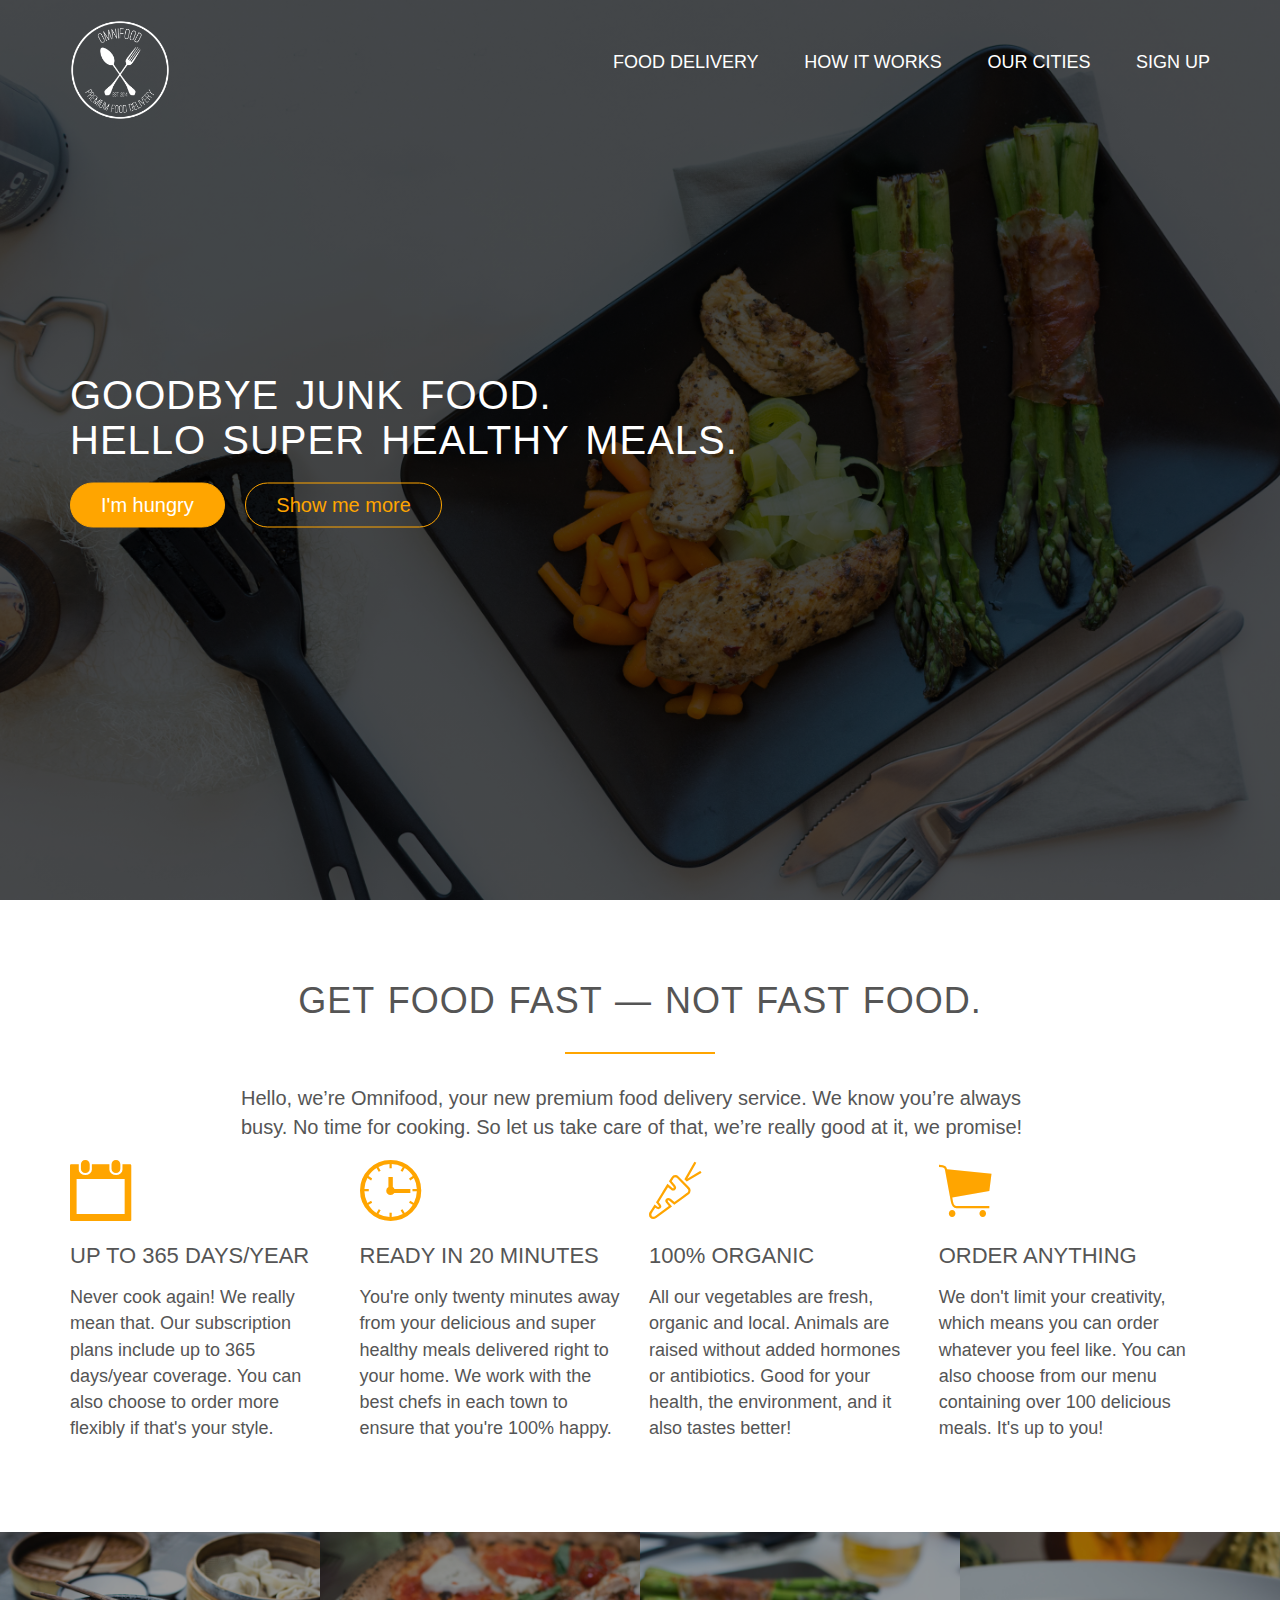
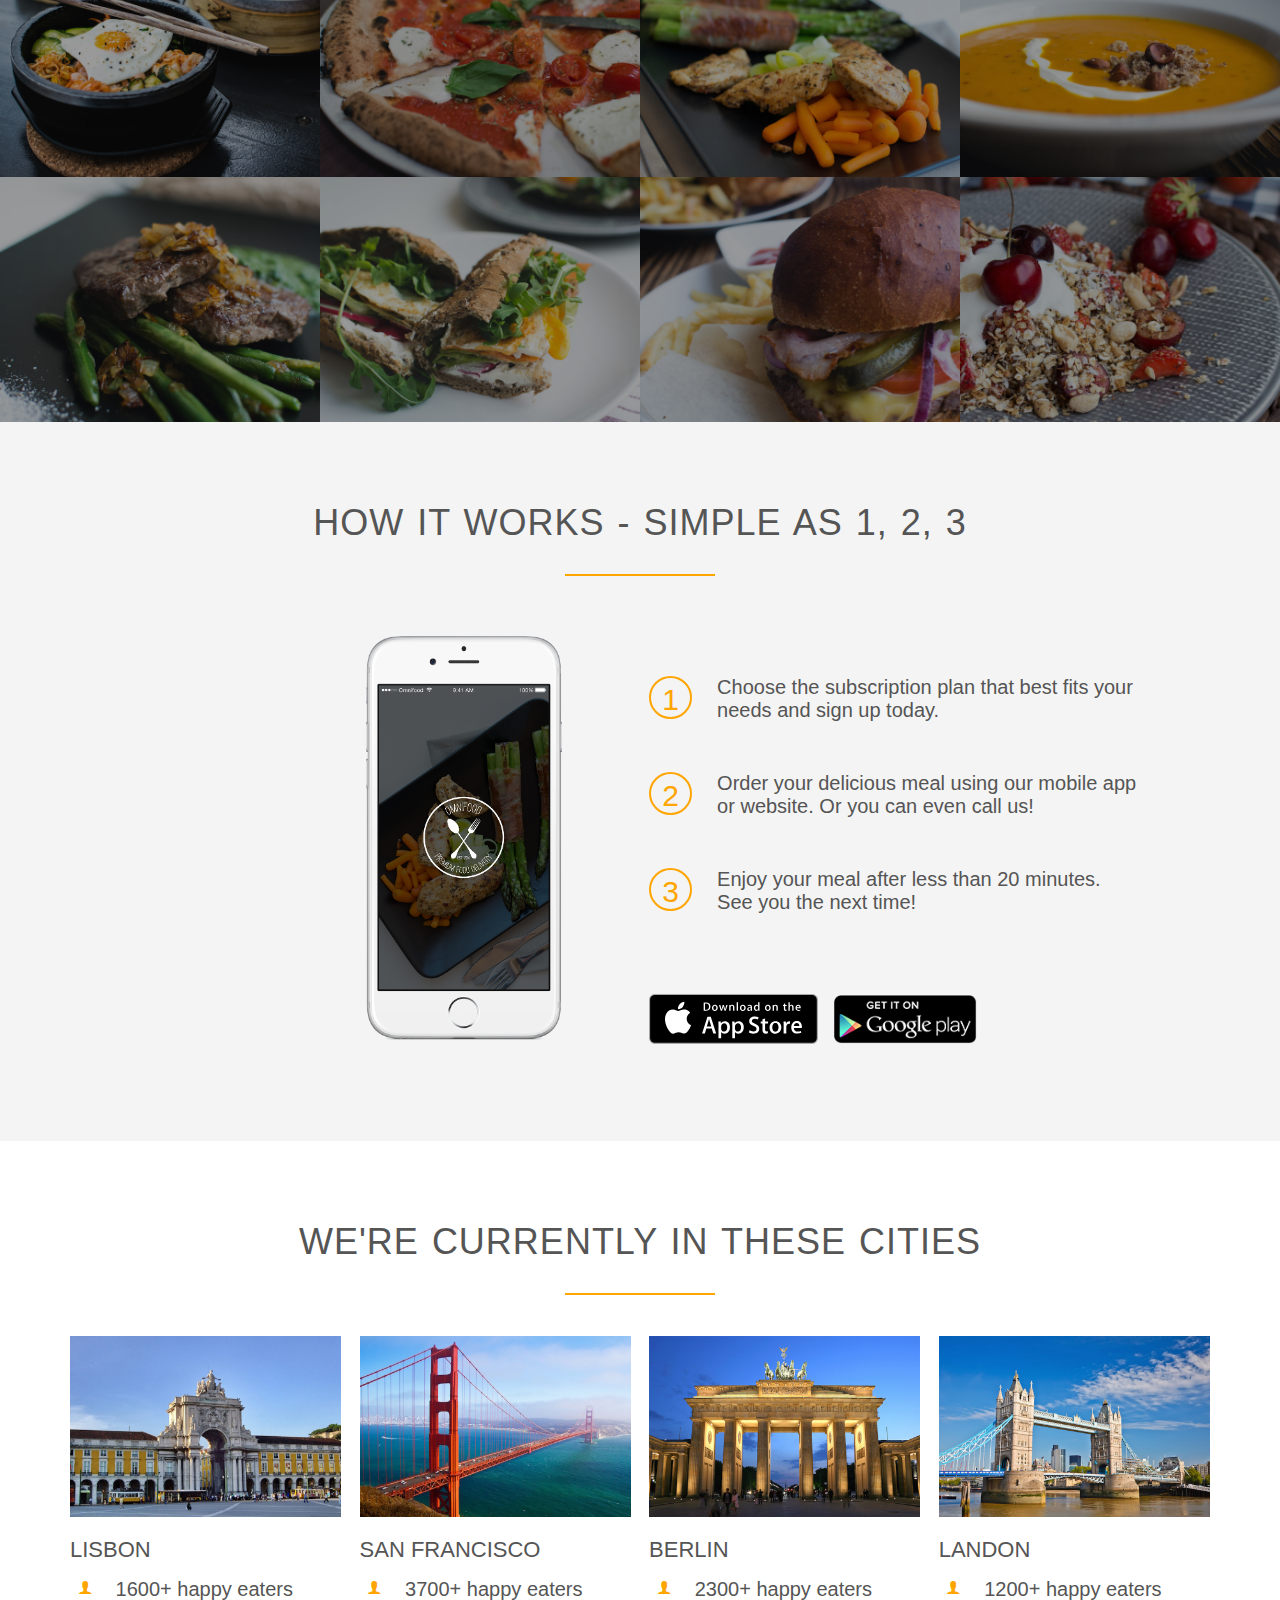
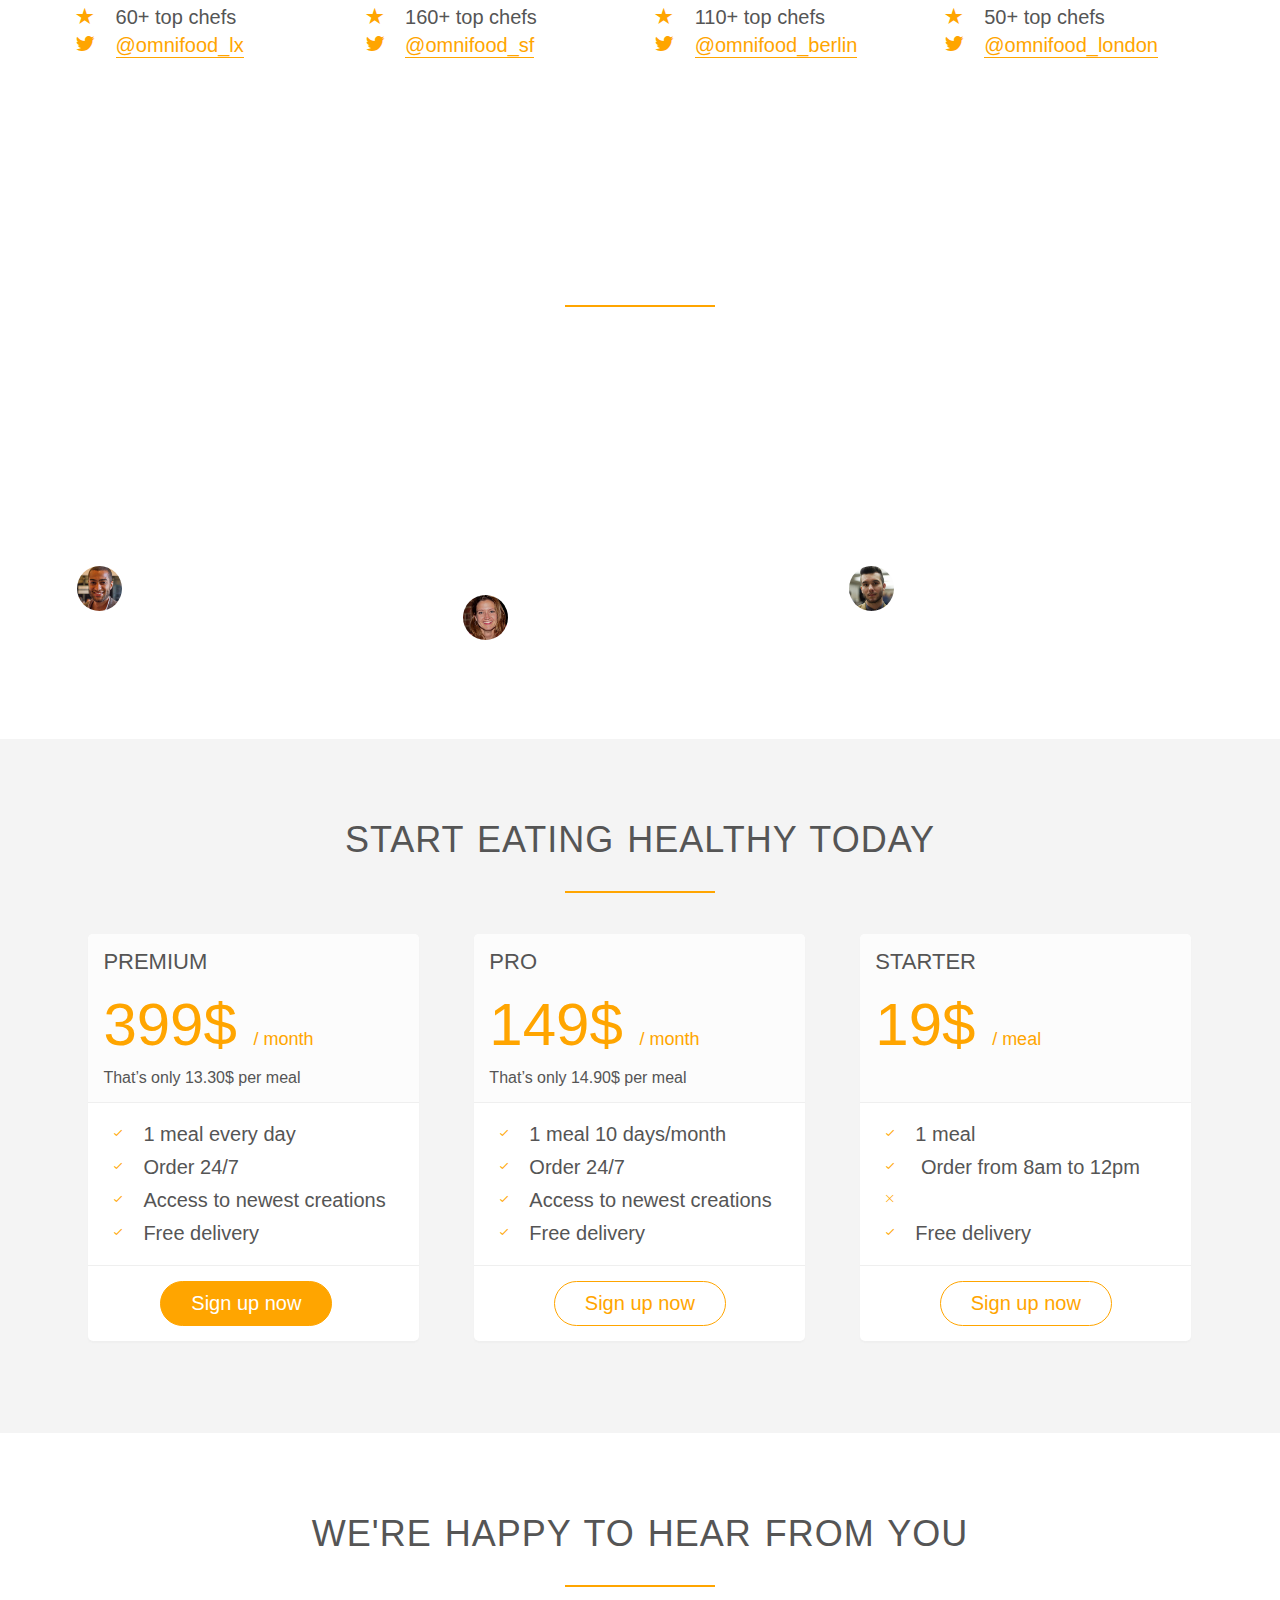
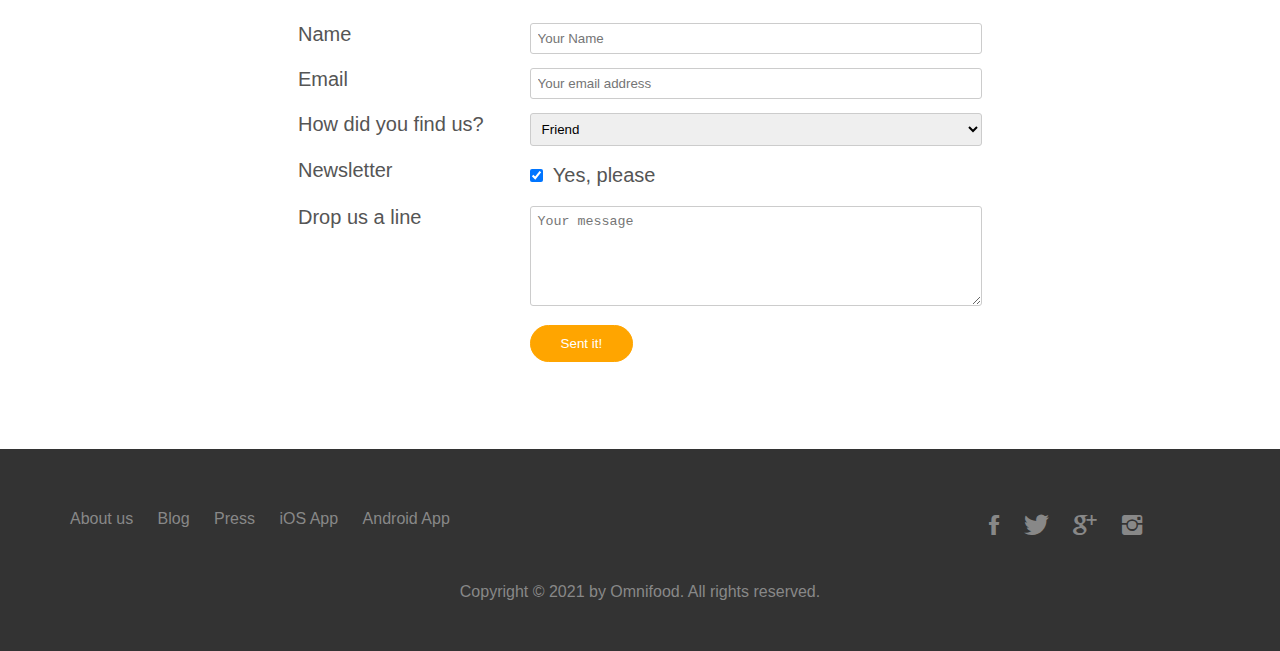
<file: index.html>
<!DOCTYPE html>
<html lang="en">

<head>

    <meta name="viewport" content="width=device-width, initial-scale=1.0"
    <link rel="stylesheet" type="text/css" href="vendors/css/normalize.css">
    <link rel="stylesheet" type="text/css" href="vendors/css/grid.css">
    <link rel="stylesheet" type="text/css" href="vendors/css/ionicons.min.css">
    <link rel="stylesheet" type="text/css" href="resources/css/style.css">
    <link rel="stylesheet" type="text/css" href="resources/css/queries.css">
</head>

<body>
    <header>
        <nav>
            <div class="row">
                <img src="resources/img/logo-white.png" alt="omnifood logo" class="logo">
                <ul class="main-nav">
                    <li><a href="#">Food delivery</a></li>
                    <li><a href="#">How it works</a></li>
                    <li><a href="#">Our cities</a></li>
                    <li><a href="#">Sign up</a></li>
                </ul>
            </div>
        </nav>
        <div class="hero-text-box">
            <h1>Goodbye junk food.<br>Hello super healthy meals.</h1>
            <a class="btn btn-full" href="#">I'm hungry</a>
            <a class="btn btn-ghost" href="#">Show me more</a>
        </div>
    </header>

    <section class="section-features">
        <div class="row">
            <h2>Get food fast &mdash; not fast food.</h2>
            <p class="long-copy">
                Hello, we’re Omnifood, your new premium food delivery service. We know you’re always busy. No time for
                cooking. So let
                us take care of that, we’re really good at it, we promise!
            </p>
            <div class="row">
                <div class="col span-1-of-4 box">
                    <i class="ion-calendar icon-big"></i>
                    <h3>Up to 365 days/year</h3>
                    <p>
                        Never cook again! We really mean that. Our subscription plans include up to 365 days/year
                        coverage. You can also choose
                        to order more flexibly if that's your style.
                    </p>
                </div>

                <div class="col span-1-of-4 box">
                    <i class="ion-clock icon-big"></i>
                    <h3>Ready in 20 minutes</h3>
                    <p>
                        You're only twenty minutes away from your delicious and super healthy meals delivered right to
                        your home. We work with
                        the best chefs in each town to ensure that you're 100% happy.
                    </p>
                </div>

                <div class="col span-1-of-4 box">
                    <i class="ion-ios-nutrition-outline icon-big"></i>
                    <h3>100% Organic</h3>
                    <p>
                        All our vegetables are fresh, organic and local. Animals are raised without added hormones or
                        antibiotics. Good for your
                        health, the environment, and it also tastes better!
                    </p>
                </div>

                <div class="col span-1-of-4 box">
                    <i class="ion-ios-cart icon-big"></i>
                    <h3>Order anything</h3>
                    <p>
                        We don't limit your creativity, which means you can order whatever you feel like. You can also
                        choose from our menu
                        containing over 100 delicious meals. It's up to you!
                    </p>
                </div>
            </div>
        </div>
    </section>

    <section class="section-meals clearfix">
        <ul class="meal-showcase ">
            <li>
                <figure class="meal-photo">
                    <img src="resources/img/1.jpg" alt="Korean bibimbap with egg and vegetables">
                </figure>
            </li>

            <li>
                <figure class="meal-photo">
                    <img src="resources/img/2.jpg" alt="Simple italian pizza with cherry tomatoes">
                </figure>
            </li>

            <li>
                <figure class="meal-photo">
                    <img src="resources/img/3.jpg" alt="Chicken breast steak with vegetables ">
                </figure>
            </li>

            <li>
                <figure class="meal-photo">
                    <img src="resources/img/4.jpg" alt="Autumn pumpkin soup">
                </figure>
            </li>
        </ul>
        <ul class="meal-showcase">
            <li>
                <figure class="meal-photo">
                    <img src="resources/img/5.jpg" alt="Paleo beef steak with vegetables">
                </figure>
            </li>

            <li>
                <figure class="meal-photo">
                    <img src="resources/img/6.jpg" alt="Healthy baguette with egg and vegetables">
                </figure>
            </li>

            <li>
                <figure class="meal-photo">
                    <img src="resources/img/7.jpg" alt="Burger with cheddar and bacon">
                </figure>
            </li>

            <li>
                <figure class="meal-photo">
                    <img src="resources/img/8.jpg" alt="Granola with cherries and strawberries">
                </figure>
            </li>

        </ul>
    </section>

    <section class="section-steps">
        <div class="row">
            <h2>How it works - Simple as 1, 2, 3</h2>
        </div>
        <div class="row">
            <div class="col span-1-of-2 step-boxes">
                <img src="resources/img/app-iPhone.png" alt="Omnifood logo in iphone" class="app-screen">
            </div>
            <div class="col span-1-of-2 step-boxes">
                <div class="work-steps">
                    <div>1</div>
                    <p>
                        Choose the subscription plan that best fits your needs and sign up today.
                    </p>
                </div>

                <div class="work-steps">
                    <div>2</div>
                    <p>
                        Order your delicious meal using our mobile app or website. Or you can even call us!
                    </p>
                </div>

                <div class="work-steps">
                    <div>3</div>
                    <p>
                        Enjoy your meal after less than 20 minutes. See you the next time!
                    </p>
                </div>

                <a href="#" class="btn-app"><img src="resources/img/download-app.svg" alt="App Store"></a>
                <a href="#" class="btn-app"><img src="resources/img/download-app-android.png" alt="Play Store"></a>

            </div>
        </div>
    </section>

    <section class="cities">
        <div class="row">
            <h2>We're currently in these cities</h2>
        </div>
        <div class="row">
            <div class="col span-1-of-4 box">
                <img src="resources/img/lisbon-3.jpg" alt="Lisbon">
                <h3>Lisbon</h3>

                <div class="city-features">
                    <i class="ion-ios-person icon-small"></i>
                    1600+ happy eaters
                </div>

                <div class="city-features">
                    <i class="ion-ios-star icon-small"></i>
                    60+ top chefs
                </div>

                <div class="city-features">
                    <i class="ion-social-twitter icon-small"></i>
                    <a href="#">@omnifood_lx</a>
                </div>

            </div>

            <div class="col span-1-of-4 box">
                <img src="resources/img/san-francisco.jpg" alt="San Francisco">
                <h3>San Francisco</h3>

                <div class="city-features">
                    <i class="ion-ios-person icon-small"></i>
                    3700+ happy eaters
                </div>

                <div class="city-features">
                    <i class="ion-ios-star icon-small"></i>
                    160+ top chefs
                </div>

                <div class="city-features">
                    <i class="ion-social-twitter icon-small"></i>
                    <a href="#">@omnifood_sf</a>
                </div>
            </div>

            <div class="col span-1-of-4 box">
                <img src="resources/img/berlin.jpg" alt="Berlin">
                <h3>Berlin</h3>

                <div class="city-features">
                    <i class="ion-ios-person icon-small"></i>
                    2300+ happy eaters
                </div>

                <div class="city-features">
                    <i class="ion-ios-star icon-small"></i>
                    110+ top chefs
                </div>

                <div class="city-features">
                    <i class="ion-social-twitter icon-small"></i>
                    <a href="#">@omnifood_berlin</a>
                </div>
            </div>
            <div class="col span-1-of-4 box">
                <img src="resources/img/london.jpg" alt="London">
                <h3>Landon</h3>

                <div class="city-features">
                    <i class="ion-ios-person icon-small"></i>
                    1200+ happy eaters
                </div>

                <div class="city-features">
                    <i class="ion-ios-star icon-small"></i>
                    50+ top chefs
                </div>

                <div class="city-features">
                    <i class="ion-social-twitter icon-small"></i>
                    <a href="#">@omnifood_london</a>
                </div>
            </div>
        </div>
    </section>

    <section class="section-testimonials">
        <div class="row">
            <h2>Our customers can't live without us</h2>
        </div>
        <div class="row">
            <div class="col span-1-of-3">
                <blockquote>
                    Omnifood is just awesome! I just launched a startup which leaves me with no time for cooking, so
                    Omnifood is a life-saver. Now that I got used to it, I couldn't live without my daily meals!
                    <cite><img src="resources/img/customer-1.jpg"> Alberto Duncan</cite>
                </blockquote>
            </div>

            <div class="col span-1-of-3">
                <blockquote>
                    Inexpensive, healthy and great-tasting meals, delivered right to my home. We have lots of food
                    delivery here in Lisbon, but no one comes even close to Omifood. Me and my family are so in love!
                    <cite><img src="resources/img/customer-2.jpg"> Joana Silva</cite>
                </blockquote>
            </div>

            <div class="col span-1-of-3">
                <blockquote>
                    I was looking for a quick and easy food delivery service in San Franciso. I tried a lot of them and
                    ended up with Omnifood. Best food delivery service in the Bay Area. Keep up the great work!
                    <cite><img src="resources/img/customer-3.jpg"> Milton Chapman</cite>
                </blockquote>
            </div>
        </div>
    </section>

    <section class="section-plans">
        <div class="row">
            <h2>Start eating healthy today</h2>
        </div>
        <div class="row">
            <div class="col span-1-of-3">
                <div class="plan-box">
                    <div>
                        <h3>Premium</h3>
                        <p class="plan-price">399$ <span>/ month</span></p>
                        <p class="plan-price-meal">That’s only 13.30$ per meal</p>
                    </div>

                    <div>
                        <ul>
                            <li><i class="ion-ios-checkmark-empty icon-small"></i>1 meal every day</li>
                            <li><i class="ion-ios-checkmark-empty icon-small"></i>Order 24/7</li>
                            <li><i class="ion-ios-checkmark-empty icon-small"></i>Access to newest creations</li>
                            <li><i class="ion-ios-checkmark-empty icon-small"></i>Free delivery</li>
                        </ul>
                    </div>

                    <div>
                        <a href="#" class="btn btn-full">Sign up now</a>
                    </div>     
                </div>
            </div>

            <div class="col span-1-of-3">
                <div class="plan-box">
                    <div>
                        <h3>Pro</h3>
                        <p class="plan-price">149$ <span>/ month</span></p>
                        <p class="plan-price-meal">That’s only 14.90$ per meal</p>
                    </div>

                    <div>
                        <ul>
                            <li><i class="ion-ios-checkmark-empty icon-small"></i>1 meal 10 days/month</li>
                            <li><i class="ion-ios-checkmark-empty icon-small"></i>Order 24/7</li>
                            <li><i class="ion-ios-checkmark-empty icon-small"></i>Access to newest creations</li>
                            <li><i class="ion-ios-checkmark-empty icon-small"></i>Free delivery</li>
                        </ul>
                    </div>

                    <div>
                        <a href="#" class="btn btn-ghost">Sign up now</a>
                    </div>     
                </div>
            </div>

            <div class="col span-1-of-3">
                <div class="plan-box">
                    <div>
                        <h3>Starter</h3>
                        <p class="plan-price">19$ <span>/ meal</span></p>
                        <p class="plan-price-meal">&nbsp;</p>
                    </div>

                    <div>
                        <ul>
                            <li><i class="ion-ios-checkmark-empty icon-small"></i>1 meal</li>
                            <li><i class="ion-ios-checkmark-empty icon-small"></i> Order from 8am to 12pm</li>
                            <li><i class="ion-ios-close-empty icon-small"></i>&nbsp;</li>
                            <li><i class="ion-ios-checkmark-empty icon-small"></i>Free delivery</li>
                        </ul>
                    </div>

                    <div>
                        <a href="#" class="btn btn-ghost">Sign up now</a>
                    </div>     
                </div>
            </div>
        </div>
    </section>

    <section class="section-form">
        <div class="row">
            <h2>We're happy to hear from you</h2>
        </div>
        <div class="row">
            <form method="POST" action="#" class="contact-form">
                <div class="row">
                    <div class="col span-1-of-3">
                        <label for="name">Name</label>
                    </div>
                    <div class="col span-2-of-3">
                        <input type="text" name="name" id="name" placeholder="Your Name" required>
                    </div>
                </div>

                <div class="row">
                    <div class="col span-1-of-3">
                        <label for="email">Email</label>
                    </div>
                    <div class="col span-2-of-3">
                        <input type="email" name="email" id="email" placeholder="Your email address" required>
                    </div>
                </div>

                <div class="row">
                    <div class="col span-1-of-3">
                        <label for="find-us">How did you find us?</label>
                    </div>
                    <div class="col span-2-of-3">
                        <select name="find-us" id="find-us">
                            <option value="friends" selected>Friend</option>
                            <option value="search">Search Engine</option>
                            <option value="ad">Advertisement</option>
                            <option value="other">Other</option>
                        </select>
                    </div>
                </div>

                <div class="row">
                    <div class="col span-1-of-3">
                        <label for="news">Newsletter</label>
                    </div>
                    <div class="col span-2-of-3">
                        <input type="checkbox" name="news" id="news" checked> Yes, please
                    </div>
                </div>

                <div class="row">
                    <div class="col span-1-of-3">
                        <label for="message">Drop us a line</label>
                    </div>
                    <div class="col span-2-of-3">
                        <textarea name="message" placeholder="Your message"></textarea>
                    </div>
                </div>

                <div class="row">
                    <div class="col span-1-of-3">
                        <label>&nbsp;</label>
                    </div>
                    <div class="col span-2-of-3">
                        <input type="submit" value="Sent it!">
                    </div>
                </div>
            </form>
        </div>
    </section>

    <footer>
        <div class="row">
            <div class="col span-1-of-2">
                <ul class="footer-nav">
                    <li><a href="#">About us</a></li>
                    <li><a href="#">Blog</a></li>
                    <li><a href="#">Press</a></li>
                    <li><a href="#">iOS App</a></li>
                    <li><a href="#">Android App</a></li>
                </ul>
            </div>
            <div class="col span-1-of-2">
                <ul class="social-links">
                    <li><a href="#"><i class="ion-social-facebook"></i></a></li>
                    <li><a href="#"><i class="ion-social-twitter"></i></a></li>
                    <li><a href="#"><i class="ion-social-googleplus"></i></a></li>
                    <li><a href="#"><i class="ion-social-instagram"></i></a></li>
                </ul>
            </div>
        </div>
        <div class="row">
            <p> Copyright &copy; 2021 by Omnifood. All rights reserved.</p>
        </div>
    </footer>
</body>

</html>
</file>
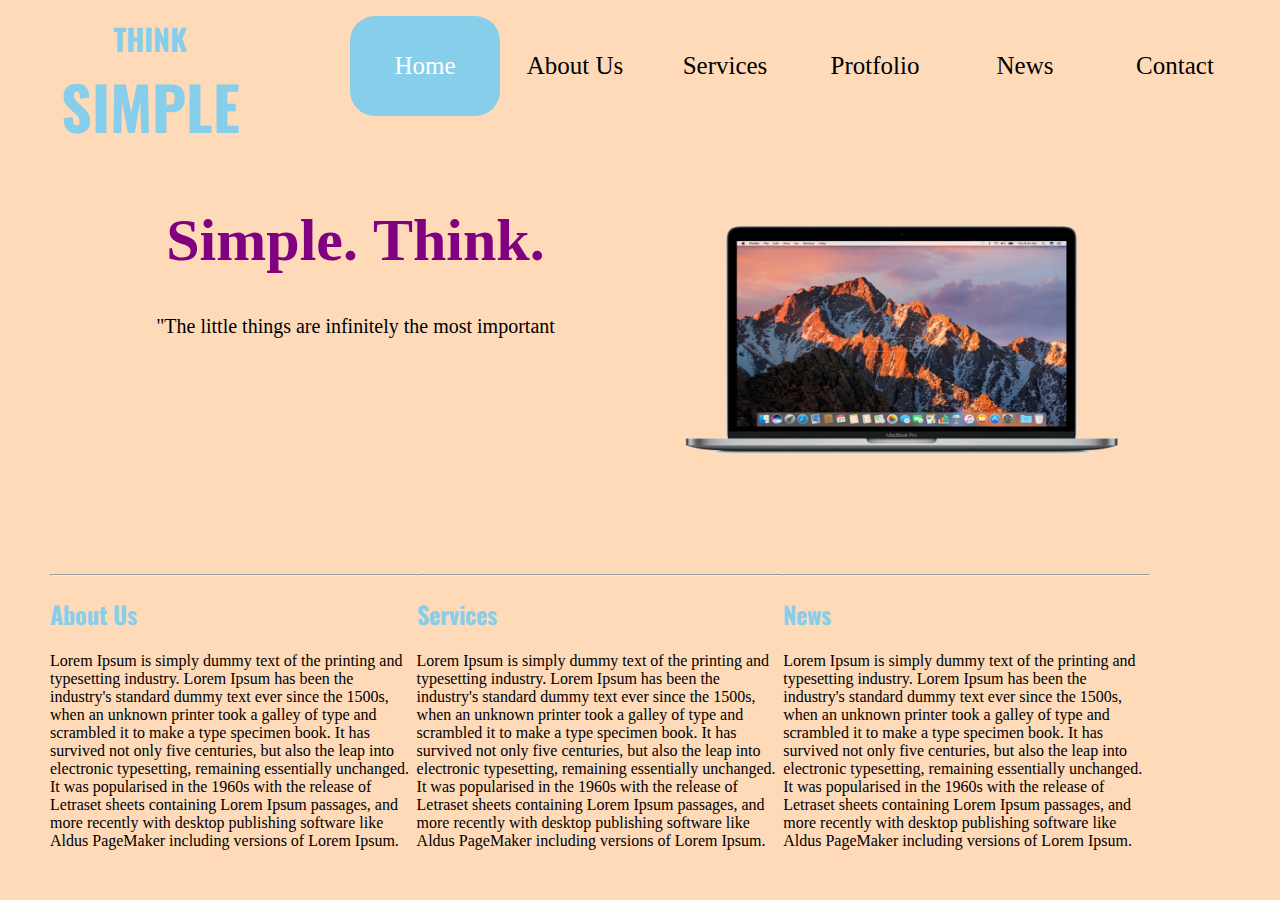
<file: csshw3.html>
<!DOCTYPE html>
<html>
<head>
	<title>Homework 3</title>
	<link href="css/hw3.css" rel="stylesheet" type="text/css" />
</head>
<body>
	<div>
		<div class="logo">
			<span class="think"><b>THINK</b></span>
			<span class="simple"><b>SIMPLE</b></span>
		</div>
		<nav class="navbar">
			<ul>
				<li class="home">Home</li>
				<li>About Us</li>
				<li>Services</li>
				<li>Protfolio</li>
				<li>News</li>
				<li>Contact</li>
			</ul>
		</nav>
	</div>

	<div class="row1">
		<div class="column1">
			<div class="slogan">
				<h1>Simple.&nbsp;Think.</h1>
				<span class="sentence">"The little things are infinitely the most important</span>
			</div>
		</div>
		<div class="column1">
			<div>
				<img src="photo/macbook.png" alt="computer">
			</div>
		</div>
	</div>

	<div class="row2">
  		<div class="column2">
  			<hr/>
  			<h2>About Us</h2>
  			<p>Lorem Ipsum is simply dummy text of the printing and typesetting industry. Lorem Ipsum has been the industry's standard dummy text ever since the 1500s, when an unknown printer took a galley of type and scrambled it to make a type specimen book. It has survived not only five centuries, but also the leap into electronic typesetting, remaining essentially unchanged. It was popularised in the 1960s with the release of Letraset sheets containing Lorem Ipsum passages, and more recently with desktop publishing software like Aldus PageMaker including versions of Lorem Ipsum.</p>
  		</div>

  		<div class="column2">
  			<hr/>
  			<h2>Services</h2>
  			<p>Lorem Ipsum is simply dummy text of the printing and typesetting industry. Lorem Ipsum has been the industry's standard dummy text ever since the 1500s, when an unknown printer took a galley of type and scrambled it to make a type specimen book. It has survived not only five centuries, but also the leap into electronic typesetting, remaining essentially unchanged. It was popularised in the 1960s with the release of Letraset sheets containing Lorem Ipsum passages, and more recently with desktop publishing software like Aldus PageMaker including versions of Lorem Ipsum.</p>
  		</div>

  		<div class="column2">
  			<hr/>
  			<h2>News</h2>
  			<p>Lorem Ipsum is simply dummy text of the printing and typesetting industry. Lorem Ipsum has been the industry's standard dummy text ever since the 1500s, when an unknown printer took a galley of type and scrambled it to make a type specimen book. It has survived not only five centuries, but also the leap into electronic typesetting, remaining essentially unchanged. It was popularised in the 1960s with the release of Letraset sheets containing Lorem Ipsum passages, and more recently with desktop publishing software like Aldus PageMaker including versions of Lorem Ipsum.</p>
  		</div>
	</div>
</body>
</html>
</file>
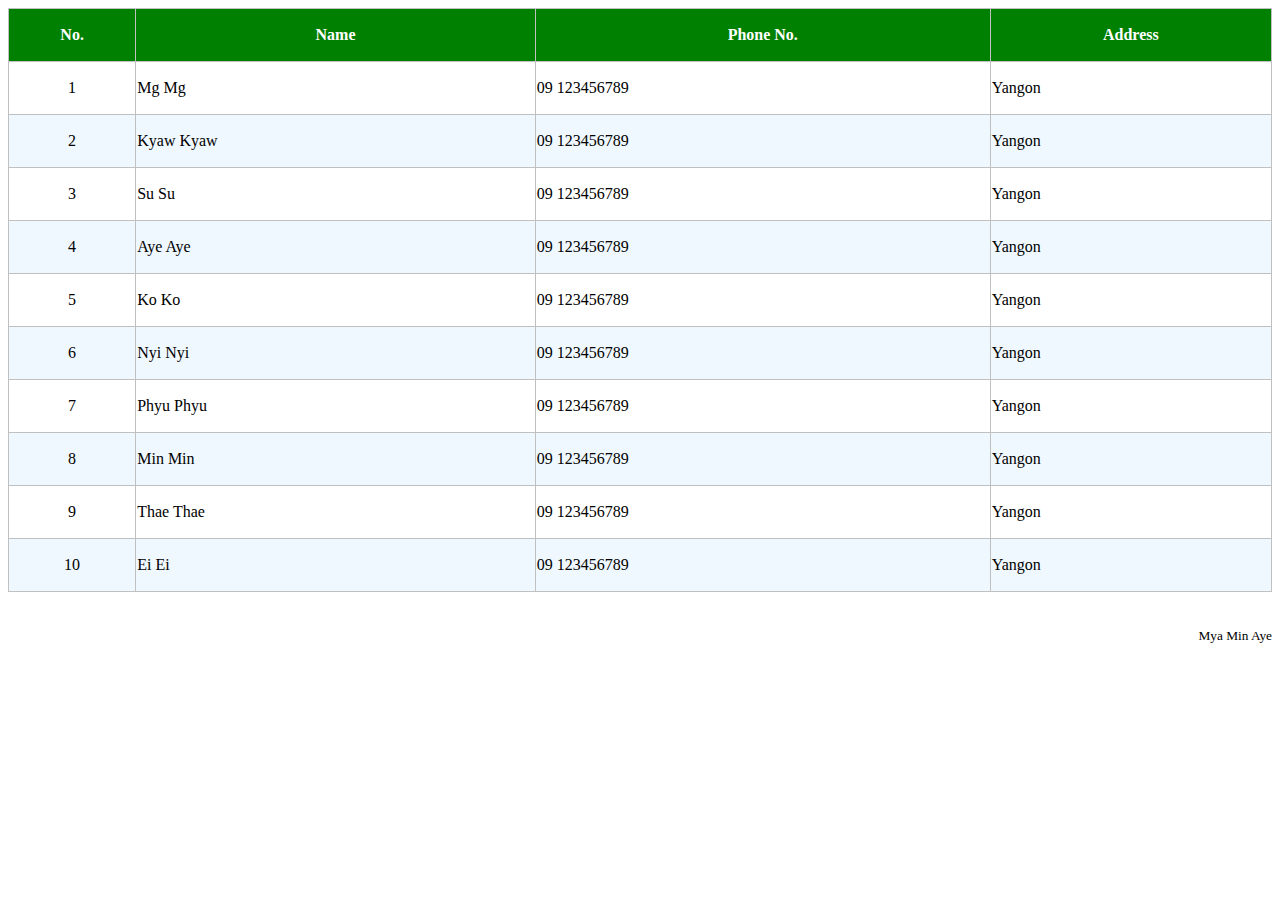
<file: hw1.html>
<!DOCTYPE html>
<html>
<head>
	<title>Homework 1</title>
	<link href="css/hw1.css" rel="stylesheet" type="text/css">
</head>
<body>
	<table>
		<thead>
			<tr>
				<th>No.</th>
				<th>Name</th>
				<th>Phone No.</th>
				<th>Address</th>
			</tr>
		</thead>
		<tbody>
			<tr>
				<td>1</td>
				<td>Mg Mg</td>
				<td>09 123456789</td>
				<td>Yangon</td>
			</tr>
			<tr>
				<td>2</td>
				<td>Kyaw Kyaw</td>
				<td>09 123456789</td>
				<td>Yangon</td>
			</tr>
			<tr>
				<td>3</td>
				<td>Su Su</td>
				<td>09 123456789</td>
				<td>Yangon</td>
			</tr>
			<tr>
				<td>4</td>
				<td>Aye Aye</td>
				<td>09 123456789</td>
				<td>Yangon</td>
			</tr>
			<tr>
				<td>5</td>
				<td>Ko Ko</td>
				<td>09 123456789</td>
				<td>Yangon</td>
			</tr>
			<tr>
				<td>6</td>
				<td>Nyi Nyi</td>
				<td>09 123456789</td>
				<td>Yangon</td>
			</tr>
			<tr>
				<td>7</td>
				<td>Phyu Phyu</td>
				<td>09 123456789</td>
				<td>Yangon</td>
			</tr>
			<tr>
				<td>8</td>
				<td>Min Min</td>
				<td>09 123456789</td>
				<td>Yangon</td>
			</tr>
			<tr>
				<td>9</td>
				<td>Thae Thae</td>
				<td>09 123456789</td>
				<td>Yangon</td>
			</tr>
			<tr>
				<td>10</td>
				<td>Ei Ei</td>
				<td>09 123456789</td>
				<td>Yangon</td>
			</tr>

		</tbody>
	</table>

	<br/>
	<br/>
	<small>Mya Min Aye</small>
</body>
</html>
</file>
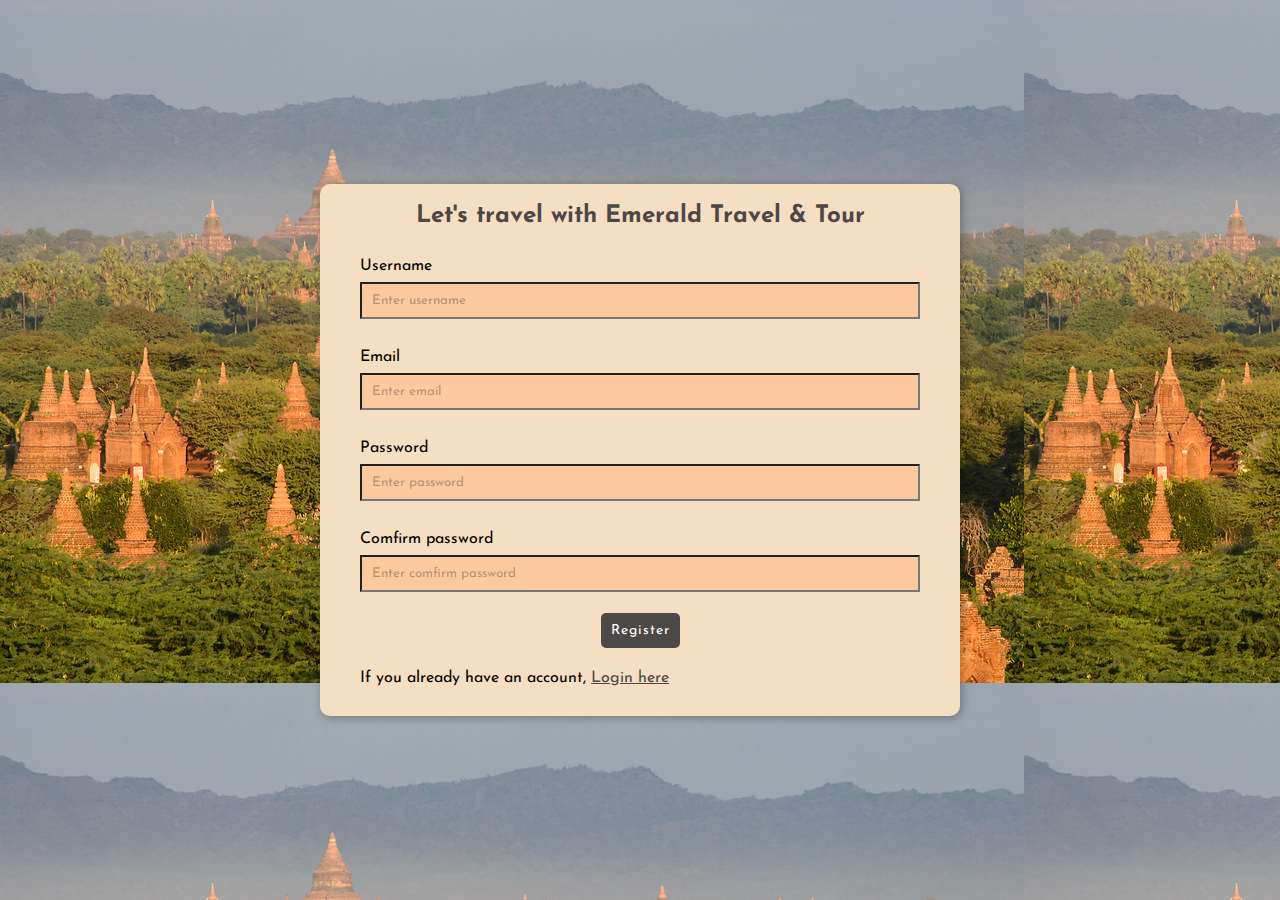
<file: travellogin.html>
<!DOCTYPE html>
<html>
<head>
	<meta charset="utf-8">
	<title>Emerald Login</title>
	<link href="css/travellogin.css" rel="stylesheet" type="text/css" />
</head>
<body>
	<div class="container">
		<h2>Let's travel with Emerald Travel & Tour</h2>
		<form class="form" action="" method="">
			<div class="form-group">
				<label for="username">Username</label>
				<input type="text" name="username" id="username" class="form-control" placeholder="Enter username" autocomplete="off" required>
			</div>

			<div class="form-group">
				<label for="email">Email</label>
				<input type="email" name="email" id="email" class="form-control" placeholder="Enter email" autocomplete="off" required>
			</div>

			<div class="form-group">
				<label for="password">Password</label>
				<input type="password" name="password" id="password" class="form-control" placeholder="Enter password" autocomplete="off" required>
			</div>

			<div class="form-group">
				<label for="cfmpassword">Comfirm password</label>
				<input type="password" name="cfmpassword" id="cfmpassword" class="form-control" placeholder="Enter comfirm password" autocomplete="off" required>
			</div>

			<!-- <button type="submit" name="submit" id="submit" class="btn">Register</button> -->

			<center><a href="travel.html" class="btn">Register</a></center>
			<br/><br/>
			<span>If you already have an account, </span>
			<a href="#" class="login">Login here</a>
		</form>
	</div>
</body>
</html>
</file>
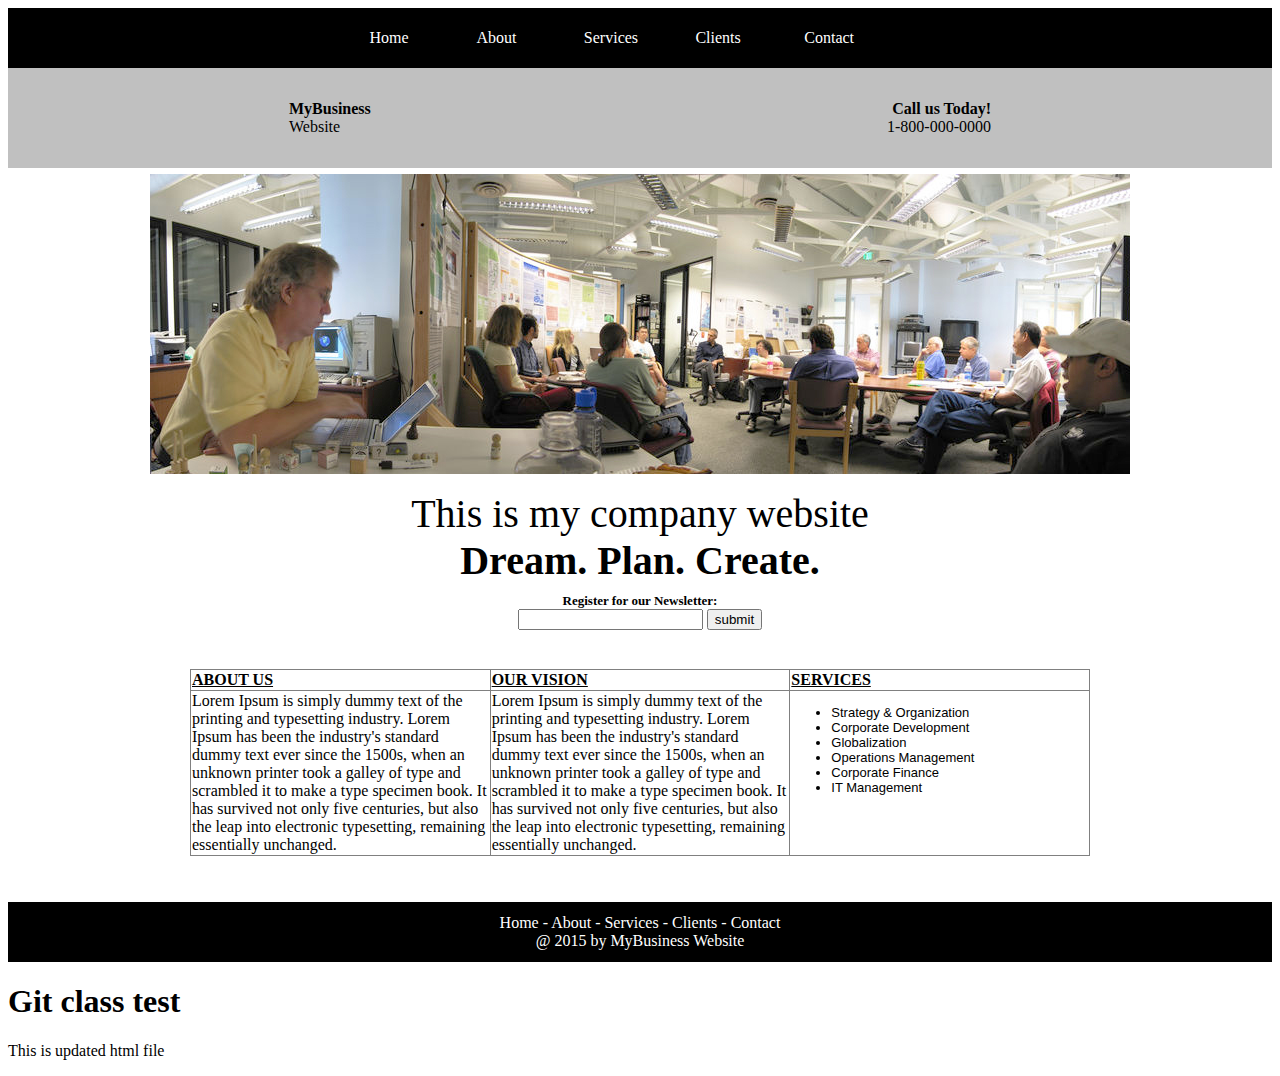
<file: workspaceudemy.html>
<!DOCTYPE html>
<html>
<head>
	<meta charset="utf-8">
	<title>Udemy learn html project</title>
</head>
<body>
	<table width="100%" height="60px" bgcolor="black">
		<tr>
			<td align="left">
				<table width="547px" border="0" align="center">
					<tr>
						<td width="130" style="color: white;">Home</td>
						<td width="130" style="color: white;">About</td>
						<td width="130" style="color: white;">Services</td>
						<td width="130" style="color: white;">Clients</td>
						<td width="130" style="color: white;">Contact</td>
					</tr>
				</table>
			</td>
		</tr>
	</table>

	<table width="100%" height="100px" bgcolor="silver">
		<tr>
			<td align="center">
				<table width="708px" border="0">
					<tr>
						<td width="336px" align="left" style="color: black;" ><strong>MyBusiness</strong><br/>Website</td>

						<td width="291" align="right" style="color: black"><strong>Call us Today!</strong><br/>1-800-000-0000</td>
					</tr>
				</table>
			</td>
		</tr>
	</table>

	<table width="100%" height="150px" bgcolor="white">
		<tr>
			<td align="center">
				<table width="600px" border="0">
					<tr>
						<td align="center">
							<img src="photo/website2.jpg" width="980" height="300px">
						</td>
					</tr>
				</table>
			</td>
		</tr>
	</table>

	<table width="100%" height="82px" border="0" bgcolor="white">
		<tr>
			<td align="center" height="72" valign="top">
				<table width="730px" border="0">
					<tr>
						<td width="726" style="font-size: 40px;" align="center">This is my company website<br/><strong>Dream. Plan. Create.</strong></td>
					</tr>
				</table>
			</td>
		</tr>

		<tr>
			<td height="72px" align="center" valign="top">
				<font color="black" size="2"><strong>Register for our Newsletter:</strong></font>
				<br/>
				<form name="contact" method="post" action="send.php">
					<input type="text" name="email" />
					<input type="submit" name="button" value="submit">
				</form>
			</td>
		</tr>
	</table>

	<table width="100%" height="236" border="0" bgcolor="white">
		<tr>
			<td height="72px" align="center" valign="top">
				<table width="900px" border="1" bordercolor="grey" style="border-collapse: collapse;">
					<tr>
						<td width="268" style="color: black;"><strong><u>ABOUT US</u></strong></td>
						<td width="268" style="color: black;"><strong><u>OUR VISION</u></strong></td>
						<td width="268" style="color: black;"><strong><u>SERVICES</u></strong></td>
					</tr>
					<tr>
						<td style="color: black;">Lorem Ipsum is simply dummy text of the printing and typesetting industry. Lorem Ipsum has been the industry's standard dummy text ever since the 1500s, when an unknown printer took a galley of type and scrambled it to make a type specimen book. It has survived not only five centuries, but also the leap into electronic typesetting, remaining essentially unchanged.</td>

						<td style="color: black;">Lorem Ipsum is simply dummy text of the printing and typesetting industry. Lorem Ipsum has been the industry's standard dummy text ever since the 1500s, when an unknown printer took a galley of type and scrambled it to make a type specimen book. It has survived not only five centuries, but also the leap into electronic typesetting, remaining essentially unchanged.</td>

						<td valign="top">
							<font face="Verdana, Geneva, sans-serif" color="black" size="2">
								<ul>
									<li>Strategy &amp; Organization<br/></li>
									<li>Corporate Development<br/></li>
									<li>Globalization<br/></li>
									<li>Operations Management<br/></li>
									<li>Corporate Finance<br/></li>
									<li>IT Management<br/></li>
								</ul>
								
							</font>
						</td>
					</tr>
				</table>
			</td>
		</tr>
	</table>

	<table width="100%" height="60" cellspacing="5" cellpadding="5" bgcolor="black">
		<tr>
			<td align="center">
				<font color="white">
					Home - About - Services - Clients - Contact<br/>@ 2015 by MyBusiness Website
				</font>
			</td>
		</tr>
	</table>
	<section>
		<h1>Git class test</h1>
		<p>This is updated html file</p>
	</section>
</body>
</html>
</file>
<file: vendors/css/grid.css>
/*  SECTIONS  ============================================================================= */

.section {
	clear: both;
	padding: 0px;
	margin: 0px;
}

/*  GROUPING  ============================================================================= */

.row {
    zoom: 1; /* For IE 6/7 (trigger hasLayout) */
}

.row:before,
.row:after {
    content:"";
    display:table;
}
.row:after {
    clear:both;
}

/*  GRID COLUMN SETUP   ==================================================================== */

.col {
	display: block;
	float:left;
	margin: 1% 0 1% 1.6%;
}

.col:first-child { margin-left: 0; } /* all browsers except IE6 and lower */


/*  REMOVE MARGINS AS ALL GO FULL WIDTH AT 480 PIXELS */

@media only screen and (max-width: 480px) {
	.col { 
		/*margin: 1% 0 1% 0%;*/
        margin: 0;
	}
}


/*  GRID OF TWO   ============================================================================= */


.span-2-of-2 {
	width: 100%;
}

.span-1-of-2 {
	width: 46.2%;
}

/*  GO FULL WIDTH AT LESS THAN 480 PIXELS */

@media only screen and (max-width: 480px) {
	.span-2-of-2 {
		width: 100%; 
	}
	.span-1-of-2 {
		width: 100%; 
	}
}


/*  GRID OF THREE   ============================================================================= */

	
.span-3-of-3 {
	width: 100%; 
}

.span-2-of-3 {
	width: 66.13%; 
}

.span-1-of-3 {
	width: 32.26%; 
}


/*  GO FULL WIDTH AT LESS THAN 480 PIXELS */

@media only screen and (max-width: 480px) {
	.span-3-of-3 {
		width: 100%; 
	}
	.span-2-of-3 {
		width: 100%; 
	}
	.span-1-of-3 {
		width: 100%;
	}
}

/*  GRID OF FOUR   ============================================================================= */

	
.span-4-of-4 {
	width: 100%; 
}

.span-3-of-4 {
	width: 74.6%; 
}

.span-2-of-4 {
	width: 49.2%; 
}

.span-1-of-4 {
	width: 23.8%; 
}


/*  GO FULL WIDTH AT LESS THAN 480 PIXELS */

@media only screen and (max-width: 480px) {
	.span-4-of-4 {
		width: 100%; 
	}
	.span-3-of-4 {
		width: 100%; 
	}
	.span-2-of-4 {
		width: 100%; 
	}
	.span-1-of-4 {
		width: 100%; 
	}
}


/*  GRID OF FIVE   ============================================================================= */

	
.span-5-of-5 {
	width: 100%;
}

.span-4-of-5 {
  	width: 79.68%; 
}

.span-3-of-5 {
  	width: 59.36%; 
}

.span-2-of-5 {
  	width: 39.04%;
}

.span-1-of-5 {
  	width: 18.72%;
}


/*  GO FULL WIDTH AT LESS THAN 480 PIXELS */

@media only screen and (max-width: 480px) {
	.span-5-of-5 {
		width: 100%; 
	}
	.span-4-of-5 {
		width: 100%; 
	}
	.span-3-of-5 {
		width: 100%; 
	}
	.span-2-of-5 {
		width: 100%; 
	}
	.span-1-of-5 {
		width: 100%; 
	}
}


/*  GRID OF SIX   ============================================================================= */


.span-6-of-6 {
	width: 100%;
}

.span-5-of-6 {
  	width: 83.06%;
}

.span-4-of-6 {
  	width: 66.13%;
}

.span-3-of-6 {
  	width: 49.2%;
}

.span-2-of-6 {
  	width: 32.26%;
}

.span-1-of-6 {
  	width: 15.33%;
}


/*  GO FULL WIDTH AT LESS THAN 480 PIXELS */

@media only screen and (max-width: 480px) {
	.span-6-of-6 {
		width: 100%; 
	}
	.span-5-of-6 {
		width: 100%; 
	}
	.span-4-of-6 {
		width: 100%; 
	}
	.span-3-of-6 {
		width: 100%; 
	}
	.span-2-of-6 {
		width: 100%; 
	}
	.span-1-of-6 {
		width: 100%; 
	}
}



/*  GRID OF SEVEN   ============================================================================= */


.span-7-of-7 {
	width: 100%;
}

.span-6-of-7 {
	width: 85.48%;
}

.span-5-of-7 {
  	width: 70.97%;
}

.span-4-of-7 {
  	width: 56.45%;
}

.span-3-of-7 {
  	width: 41.94%;
}

.span-2-of-7 {
  	width: 27.42%;
}

.span-1-of-7 {
  	width: 12.91%;
}


/*  GO FULL WIDTH AT LESS THAN 480 PIXELS */

@media only screen and (max-width: 480px) {
	.span-7-of-7 {
		width: 100%; 
	}
	.span-6-of-7 {
		width: 100%; 
	}
	.span-5-of-7 {
		width: 100%; 
	}
	.span-4-of-7 {
		width: 100%; 
	}
	.span-3-of-7 {
		width: 100%; 
	}
	.span-2-of-7 {
		width: 100%; 
	}
	.span-1-of-7 {
		width: 100%; 
	}
}


/*  GRID OF EIGHT   ============================================================================= */

	
.span-8-of-8 {
	width: 100%;
}

.span-7-of-8 {
	width: 87.3%; 
}

.span-6-of-8 {
	width: 74.6%; 
}

.span-5-of-8 {
	width: 61.9%; 
}

.span-4-of-8 {
	width: 49.2%; 
}

.span-3-of-8 {
	width: 36.5%;
}

.span-2-of-8 {
	width: 23.8%; 
}

.span-1-of-8 {
	width: 11.1%; 
}


/*  GO FULL WIDTH AT LESS THAN 480 PIXELS */

@media only screen and (max-width: 480px) {
	.span-8-of-8 {
		width: 100%; 
	}
	.span-7-of-8 {
		width: 100%; 
	}
	.span-6-of-8 {
		width: 100%; 
	}
	.span-5-of-8 {
		width: 100%; 
	}
	.span-4-of-8 {
		width: 100%; 
	}
	.span-3-of-8 {
		width: 100%; 
	}
	.span-2-of-8 {
		width: 100%; 
	}
	.span-1-of-8 {
		width: 100%; 
	}
}


/*  GRID OF NINE   ============================================================================= */


.span-9-of-9 {
	width: 100%;
}

.span-8-of-9 {
	width: 88.71%;
}

.span-7-of-9 {
	width: 77.42%; 
}

.span-6-of-9 {
	width: 66.13%; 
}

.span-5-of-9 {
	width: 54.84%; 
}

.span-4-of-9 {
	width: 43.55%; 
}

.span-3-of-9 {
	width: 32.26%;
}

.span-2-of-9 {
	width: 20.97%; 
}

.span-1-of-9 {
	width: 9.68%; 
}


/*  GO FULL WIDTH AT LESS THAN 480 PIXELS */

@media only screen and (max-width: 480px) {
	.span-9-of-9 {
		width: 100%; 
	}
	.span-8-of-9 {
		width: 100%; 
	}
	.span-7-of-9 {
		width: 100%; 
	}
	.span-6-of-9 {
		width: 100%; 
	}
	.span-5-of-9 {
		width: 100%; 
	}
	.span-4-of-9 {
		width: 100%; 
	}
	.span-3-of-9 {
		width: 100%; 
	}
	.span-2-of-9 {
		width: 100%; 
	}
	.span-1-of-9 {
		width: 100%; 
	}
}


/*  GRID OF TEN   ============================================================================= */


.span-10-of-10 {
	width: 100%;
}

.span-9-of-10 {
	width: 89.84%;
}

.span-8-of-10 {
	width: 79.68%;
}

.span-7-of-10 {
	width: 69.52%; 
}

.span-6-of-10 {
	width: 59.36%; 
}

.span-5-of-10 {
	width: 49.2%; 
}

.span-4-of-10 {
	width: 39.04%; 
}

.span-3-of-10 {
	width: 28.88%;
}

.span-2-of-10 {
	width: 18.72%; 
}

.span-1-of-10 {
	width: 8.56%; 
}


/*  GO FULL WIDTH AT LESS THAN 480 PIXELS */

@media only screen and (max-width: 480px) {
	.span-10-of-10 {
		width: 100%; 
	}
	.span-9-of-10 {
		width: 100%; 
	}
	.span-8-of-10 {
		width: 100%; 
	}
	.span-7-of-10 {
		width: 100%; 
	}
	.span-6-of-10 {
		width: 100%; 
	}
	.span-5-of-10 {
		width: 100%; 
	}
	.span-4-of-10 {
		width: 100%; 
	}
	.span-3-of-10 {
		width: 100%; 
	}
	.span-2-of-10 {
		width: 100%; 
	}
	.span-1-of-10 {
		width: 100%; 
	}
}


/*  GRID OF ELEVEN   ============================================================================= */

.span-11-of-11 {
	width: 100%;
}

.span-10-of-11 {
	width: 90.76%;
}

.span-9-of-11 {
	width: 81.52%;
}

.span-8-of-11 {
	width: 72.29%;
}

.span-7-of-11 {
	width: 63.05%; 
}

.span-6-of-11 {
	width: 53.81%; 
}

.span-5-of-11 {
	width: 44.58%; 
}

.span-4-of-11 {
	width: 35.34%; 
}

.span-3-of-11 {
	width: 26.1%;
}

.span-2-of-11 {
	width: 16.87%; 
}

.span-1-of-11 {
	width: 7.63%; 
}


/*  GO FULL WIDTH AT LESS THAN 480 PIXELS */

@media only screen and (max-width: 480px) {
	.span-11-of-11 {
		width: 100%; 
	}
	.span-10-of-11 {
		width: 100%; 
	}
	.span-9-of-11 {
		width: 100%; 
	}
	.span-8-of-11 {
		width: 100%; 
	}
	.span-7-of-11 {
		width: 100%; 
	}
	.span-6-of-11 {
		width: 100%; 
	}
	.span-5-of-11 {
		width: 100%; 
	}
	.span-4-of-11 {
		width: 100%; 
	}
	.span-3-of-11 {
		width: 100%; 
	}
	.span-2-of-11 {
		width: 100%; 
	}
	.span-1-of-11 {
		width: 100%; 
	}
}


/*  GRID OF TWELVE   ============================================================================= */

.span-12-of-12 {
	width: 100%;
}

.span-11-of-12 {
	width: 91.53%;
}

.span-10-of-12 {
	width: 83.06%;
}

.span-9-of-12 {
	width: 74.6%;
}

.span-8-of-12 {
	width: 66.13%;
}

.span-7-of-12 {
	width: 57.66%; 
}

.span-6-of-12 {
	width: 49.2%; 
}

.span-5-of-12 {
	width: 40.73%; 
}

.span-4-of-12 {
	width: 32.26%; 
}

.span-3-of-12 {
	width: 23.8%;
}

.span-2-of-12 {
	width: 15.33%; 
}

.span-1-of-12 {
	width: 6.86%; 
}


/*  GO FULL WIDTH AT LESS THAN 480 PIXELS */

@media only screen and (max-width: 480px) {
	.span-12-of-12 {
		width: 100%; 
	}
	.span-11-of-12 {
		width: 100%; 
	}
	.span-10-of-12 {
		width: 100%; 
	}
	.span-9-of-12 {
		width: 100%; 
	}
	.span-8-of-12 {
		width: 100%; 
	}
	.span-7-of-12 {
		width: 100%; 
	}
	.span-6-of-12 {
		width: 100%; 
	}
	.span-5-of-12 {
		width: 100%; 
	}
	.span-4-of-12 {
		width: 100%; 
	}
	.span-3-of-12 {
		width: 100%; 
	}
	.span-2-of-12 {
		width: 100%; 
	}
	.span-1-of-12 {
		width: 100%; 
	}
}
</file>
<file: resources/css/style.css>
/*------------------------------------------*/
/* BASIC SETUP */
/*------------------------------------------*/

*{
    margin: 0;
    padding: 0;
    box-sizing: border-box;
}

html{
    background-color: white;
    color: #555;
    font-family: Arial, Helvetica, sans-serif;
    font-size: 20px;
    font-weight: 300;
    text-rendering: optimizeLegibility;
}

.clearfix {zoom: 1}
.clearfix:after{
    content: '.';
    clear: both;
    display: block;
    height: 0;
    visibility: hidden;
}

/*------------------------------------------*/
/* REUSABLE COMPONENTS */
/*------------------------------------------*/

.row{
    max-width: 1140px;
    margin: 0 auto;
}

section{
    padding: 80px 0;
}

.box{
    padding: 0%;
}

/* ----------HEADINGS----------*/

h1,h2,h3{
    font-weight: 300;
    text-transform: uppercase;
}

h1{
    margin-top: 0;
    margin-bottom: 20px;
    color: white;
    font-size: 200%;
    word-spacing: 4px;
    letter-spacing: 1px;
}

h2{
    margin-bottom: 30px;
    font-size: 180%;
    word-spacing: 2px;
    text-align: center;
    letter-spacing: 1px;
}

h2:after{
    display: block;
    height: 2px;
    width: 150px;
    background-color: orange;
    content: "";
    margin: 0 auto;
    margin-top: 30px;
}

h3{
    margin-bottom: 15px;
    font-size: 110%;
}

/* ----------PARAGRAPH----------*/
.long-copy{
    line-height: 145%;
    width: 70%;
    margin-left: 15%;
}

.box p{
    font-size: 90%;
    line-height: 145%;
    padding-right: 2.5%;
    position: justify;

}

/* ----------ICONS----------*/
.icon-big{
    font-size: 350%;
    display: block;
    color: orange;
    margin-bottom: 10px;
}

.icon-small{
    display: inline-block;
    width: 30px;
    text-align: center;
    color: orange;
    margin-right: 10px;

    /*Secret to align text and icon*/
    vertical-align: middle;
    line-height: 120%;
    margin-top: -5px;
}

/* ----------LINK----------*/
a:link,
a:visited{
    color: orange;
    text-decoration: none;
    padding-bottom: 1px;
    border-bottom: 1px solid orange;
    transition: border-bottom 0.2s, color 0.2s;
}

a:hover,
a:active{
    color: #555;
    border-bottom: 1px solid transparent;
}


/* ----------BUTTON----------*/

.btn:link,
.btn:visited,
input[type=submit] {
    display: inline-block;
    padding: 10px 30px;
    font-weight: 300;
    text-decoration: none;
    border-radius: 200px;
    color: white;
    transition: background-color 0.2s, border 0.2s, color 0.2s;
    -webkit-transition: background-color 0.2s, border 0.2s, color 0.2s;
    -moz-transition: background-color 0.2s, border 0.2s, color 0.2s;
    -ms-transition: background-color 0.2s, border 0.2s, color 0.2s;
    -o-transition: background-color 0.2s, border 0.2s, color 0.2s;
}

.btn-full:link,
.btn-full:visited,
input[type=submit]{
    background-color: orange;
    border: 1px solid orange;
    color: #fff;
    margin-right: 15px;
}

.btn-ghost:link,
.btn-ghost:visited{
    border: 1px solid orange;
    color: orange
}

.btn:hover,
.btn:active,
input[type=submit]:hover
input[type=submit]:active{
    background-color: #ca870a;
}

.btn-full:hover,
.btn-full:active{
    border: 1px solid #ca870a;
}

.btn-ghost:hover,
.btn-ghost:active{
    border: 1px solid  #ca870a;
    color: white
}

/*------------------------------------------*/
/* HEADER */
/*------------------------------------------*/

header{
    background-image: linear-gradient(rgba(0, 0, 0, 0.7), rgba(0,0,0,0.7)), url(img/hero.jpg);
    background-size: cover;
    background-position: center;
    height: 100vh;
    background-attachment: fixed;
}

.hero-text-box{
    width: 1140px;
    position: absolute;
    top: 50%;
    left: 50%;
    transform: translate(-50%, -50%);
}

/*-------NAVIGATION--------------*/

.logo{
    height: 100px;
    width: auto;
    float: left;
    margin-top: 20px;
}

.main-nav{
    float: right;
    list-style: none;
    margin-top: 50px;
}

.main-nav li{
    display: inline-block;
    margin-left: 40px;
}

.main-nav li a:link,
.main-nav li a:visited{
    padding: 8px 0;
    color: #fff;
    text-decoration: none;
    text-transform: uppercase;
    font-size: 90%;
    border-bottom: 2px solid transparent;
    transition: border-bottom 0.2s;
    -webkit-transition: border-bottom 0.2s;
    -moz-transition: border-bottom 0.2s;
    -ms-transition: border-bottom 0.2s;
    -o-transition: border-bottom 0.2s;
}

.main-nav li a:hover,
.main-nav li a:active{
    border-bottom: 2px solid orange;
}

/*------------------------------------------*/
/* FEATURES*/
/*------------------------------------------*/
.section-featues .long-copy{
    margin-bottom: 30px;
}


/*------------------------------------------*/
/* MEALS */
/*------------------------------------------*/

.section-meals{
    padding: 0;
}

.meal-showcase{
    list-style: none;
    width: 100%;
}

.meal-showcase li{
    display: block;
    float: left;
    width: 25%;
}

.meal-photo{
    width: 100%;
    margin:0;
    overflow: hidden;
    background-color: black;
}

.meal-photo img{
    opacity: 0.6;
    width: 100%;
    height: auto;
    transform: scale(1.15);
    transition: transform 0.5s, opacity 0.5s;
}

.meal-photo img:hover{
    transform: scale(1.03);
    opacity: 1;
}

/*------------------------------------------*/
/* HOW IT WORKS */
/*------------------------------------------*/

.section-steps{
    background-color: #f4f4f4;
}

.step-boxes:first-child{
    text-align: right;
    padding-right: 3%;
    margin-top: 30px;
}

.step-boxes:last-child{
    padding-left: 3%;
    margin-top: 70px;
}

.app-screen{
    width: 40%;
}

.work-steps{
    margin-bottom: 50px;
}

.work-steps:last-of-type{
    margin-bottom: 80px;
}

.work-steps div{
    color: orange;
    border: 2px solid orange;
    display: inline-block;
    border-radius: 50%;
    height: 43px;
    width: 43px;
    text-align: center;
    float: left;
    padding:5px;
    font-size: 150%;
    margin-right: 25px;
}

.btn-app:link,
.btn-app:visited{
    border-bottom: 0;
}



.btn-app img{
    height: 50px;
    width: auto;
    margin-right: 10px;
}

/*------------------------------------------*/
/* CITIES */
/*------------------------------------------*/

.box img{
    height: auto;
    width: 100%;
    margin-bottom: 15px;
}

.city-features{
    margin-bottom: 5px;
}

/*------------------------------------------*/
/* TESTIMONIALS*/
/*------------------------------------------*/

.section-testimonials{
    background-image: linear-gradient(rgba(0, 0, 0, 0.8), rgba(0, 0, 0, 0.8)), url(img/back-customers.jpg);
    background-size: cover;
    color: white;
    background-attachment: fixed;
}

blockquote{
    padding: 2%;
    font-style: italic;
    line-height: 145%;
    position: relative;
    margin-top: 40px;
}

blockquote:before{
    content: "\201C";
    font-size: 500%;
    display: block;
    top: -5px;
    left: -5px;
    position: absolute;
}

cite{
    margin-top: 25px;
    font-size: 90%;
    display: block;
}

cite img{
    height: 45px;
    border-radius: 50%;
    margin-right: 10px;
    vertical-align: middle;

}

/*------------------------------------------*/
/* SIGN UP */
/*------------------------------------------*/

.section-plans{
    background-color: #f4f4f4;
}

.plan-box{
    background-color: #fff;
    border-radius: 5px;
    width: 90%;
    margin-left:5%;
    box-shadow: 0 2px 2px #efefef;
}

.plan-box div{
    padding: 15px;
    border-bottom: 1px solid #efefef;
}

.plan-box div:first-child{
    background-color: #fcfcfc;
    border-top-left-radius: 5px;
    border-top-right-radius: 5px;
}

.plan-box div:last-child{
    text-align: center;
    border: 0;
}

.plan-price{
    font-size: 300%;
    margin-bottom: 10px;
    font-weight: 100;
    color: orange;
}

.plan-price span{
    font-size: 30%; /* that 30% means 30% of parent class(plan-price 300% fontsize)*/
    font-weight: 300; /* this is also 300 of parent class*/
}

.plan-price-meal{
    font-size: 80%;
}

.plan-box ul{
    list-style: none;
}

.plan-box ul li{
    padding: 5px 0;
}

/*------------------------------------------*/
/* FORM */
/*------------------------------------------*/

.contact-form{
    width: 60%;
    margin: 0 auto;
}

input[type=text],
input[type=email],
select,
textarea {
    width: 100%;
    padding: 7px;
    border-radius: 3px;
    border: 1px solid #ccc;
}

textarea{
    height: 100px;
}

input[type=checkbox]{
    margin: 10px 5px 10px 0;
}

*:focus {
    outline: none;
}

/*------------------------------------------*/
/* FOOTER */
/*------------------------------------------*/

footer{
    background-color: #333;
    padding: 50px;
    font-size: 80%;
}

.footer-nav{
    list-style: none;
    float: left;
}

.social-links{
    list-style: none;
    float: right;
}

.footer-nav li,
.social-links li{
    display: inline-block;
    margin-right: 20px;
    
}

.footer-nav li:last-child,
.social-links li:last-child{
    margin-right: 0;
}

.footer-nav li a:link,
.footer-nav li a:visited,
.social-links li a:link,
.social-links li a:visited{
    text-decoration: none;
    border: 0;
    color: #888;
    transition: color 0.2s;
}

.footer-nav li a:active,
.footer-nav li a:hover{
    color: #ddd;
}

.social-links li a:link,
.social-links li a:visited{
    font-size: 170%;
}

.ion-social-facebook,
.ion-social-twitter,
.ion-social-googleplus,
.ion-social-instragram{
    transition: color 0.2s;
}

.ion-social-facebook:hover{
    color:#3b5998;
}

.ion-social-twitter:hover{
    color:#00aced;
}

.ion-social-googleplus:hover{
    color: #dd4b39;
}

.ion-social-instagram:hover{
    color: #517fa4;
}

footer p{
    color: #888;
    text-align: center;
    margin-top: 30px;
}
</file>
<file: resources/css/queries.css>
/*Big tablet to 1200px ( widths smaller than the 1140px row)  */
@media only screen and (max-width:1200px){
    .hero-text-box{
        width:100%;
        padding: 0 0.2%;
    }

    .row{
        padding: 0 0.2%;
    }
}

/*Small tablet to big tablet: from 768px to 1023px */
@media only screen and (max-width:1023px){
    body{
        font-size: 18px;
    }
    section{
        padding: 60px 0;
    }

    long-copy{
        width: 80%;
        margin-left: 10%;
    }
}

/*Small phones to small tablets: fro 481 px to 767px*/
@media only screen and (max-width:767px){

}

/*Small phones: from 0 to 480px */
@media only screen and (max-width:480px){

}
</file>
<file: css/hw1.css>
table{
	width: 100%;
	border-collapse: collapse ;
}

th,td{
	border: 1px solid silver;
	height: 50px;
}

th{
	background-color: green;
	color: white;
}

tr:nth-child(even){
	background-color: aliceblue;
}

td:first-child{
	text-align: center;
}

small{
	float: right;
}
</file>
<file: css/travellogin.css>
@import url('https://fonts.googleapis.com/css2?family=Josefin+Sans&display=swap');

*{
	box-sizing: border-box;
}

body{
	font-family: 'Josefin Sans', sans-serif;
			/*vh=view port height*/
	height: 100vh;
	display: flex;
	justify-content: center;
	align-items: center;

	margin: 0;

	overflow: hidden;

	background-image: url(../photo/travelbagan1.jpg);
}

h2{
	color: #4b4846;
}

.container{
	width: 50%;
	background-color: #f4dfc2;
				/*h   v    b   c*/
	box-shadow: 2px 2px 10px rgba(0,0,0,0.3);

	border-radius: 10px;
}

.container h2{
	text-align: center;
	margin-bottom: 0;
}

.form{
			/*top&bottom left&right*/
	padding: 30px 40px;
}

.form .form-group{
	padding-bottom: 20px;
	margin-bottom: 10px;
}

.form-group label{
	display: block;
	color: var(--gyc);
	margin-bottom: 8px;
}

.form-group .form-control{
	font-family: inherit;
	width: 100%;
	padding: 10px;
	background-color: #fcc89e;
}

.form-group .form-control:focus{
	/*outline: none;*/
	outline: 0;
}

.form-group .form-control::placeholder{
	color: rgba(0, 0, 0, 0.3);
}

.form .btn{
	font-family: inherit;
	letter-spacing: 1px;
	width: 100%;
	background-color: #4b4846;
	color: white;
	font-size: 14px;
	border-radius: 5px;
	border: none;
	cursor: pointer;
	padding: 10px;
	text-decoration: none;
}

.form .btn:active{
	transform: scale(0.98);
}

.login{
	color: #4b4846;
}
</file>
<file: css/hw3.css>
@import url('https://fonts.googleapis.com/css2?family=Oswald&display=swap');

body{
	margin-left: 50px;
	background-color: peachpuff;
}

.logo{
	width: 200px;
	height: 100px;
	color: skyblue;
	float: left;
	text-align: center;
	font-family: 'Oswald', sans-serif;
	margin-right: 100px;
}

.logo .think{
	font-size: 30px;
}

.logo .simple{
	font-size: 60px;
}

.navbar{
	width: 1200px;
}

.navbar ul{
	list-style: none;
}

.navbar ul li{
	float: left;
	width: 150px;
	text-align: center;
	line-height: 100px;
	font-size: 25px;
}

.home{
	background-color: skyblue;
	color: white;
	border-radius: 25px;
	border: none;
}

.column1 {
  float: left;
  width: 50%;
}

.row1:after {
  content: "";
}

.slogan{
	padding: 50px;
	text-align: center;
}

h1{
	font-size: 60px;
	color: purple;
}

.slogan span{
	font-size: 20px;
}

img{
	float: right;
	width: 500px;
	height: 450px;
	margin-right: 120px;
}

.column2 {
  float: left;
  width: 30%;
}

.row2:after {
  content: "";
}

h2{
	color: skyblue;
	font-family: 'Oswald', sans-serif;

}
</file>
